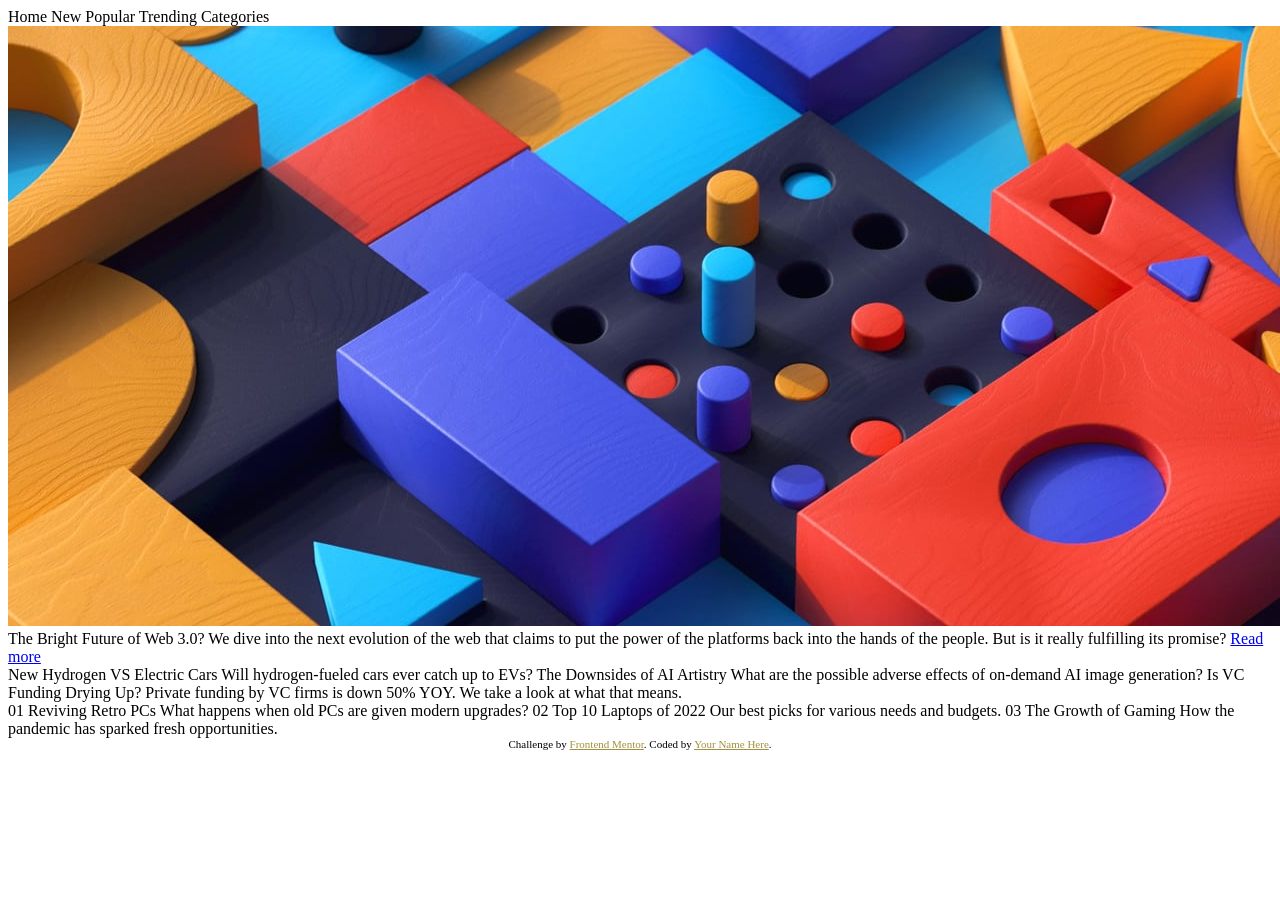
<file: index.html>
<!DOCTYPE html>
<html lang="en">
<head>
  <meta charset="UTF-8">
  <meta name="viewport" content="width=device-width, initial-scale=1.0"> <!-- displays site properly based on user's device -->

  <link rel="icon" type="image/png" sizes="32x32" href="./assets/images/favicon-32x32.png">
  
  <title>Frontend Mentor | News homepage</title>
  <style>
    .attribution { font-size: 0.6875rem; text-align: center; }
    .attribution a { color: hsl(49, 45%, 44%); }
  </style>
</head>
<body>

  <header> 
      Home
  New
  Popular
  Trending
  Categories 

  </header>

  <main>

<!-------------------------------------THE MAIN PICTURE------------------------------------->

  <picture>
    <source media="(max-width: 768px)" srcset="assets/images/image-web-3-mobile.jpg">
    <source media="(min-width: 769px)" srcset="assets/images/image-web-3-desktop.jpg">
    <img src="desktop.jpg" alt="Описание">
  </picture>

  <!--                                   The article itself                                -->
  <div class="article"> 

  The Bright Future of Web 3.0?

  We dive into the next evolution of the web that claims to put the power of the platforms back into the hands of the people. 
  But is it really fulfilling its promise?

  <a href="#">Read more</a>

  </div>


<!--                                     New articles                                     -->
                                     
  <aside class="sidebar" aria-label="New articles">

  New 

  Hydrogen VS Electric Cars
  Will hydrogen-fueled cars ever catch up to EVs?

  The Downsides of AI Artistry
  What are the possible adverse effects of on-demand AI image generation?

  Is VC Funding Drying Up?
  Private funding by VC firms is down 50% YOY. We take a look at what that means.

  </aside>


<!--                                     Feed                                              -->

<aside class="bottom-bar" aria-label="Other articles">
  01
  Reviving Retro PCs
  What happens when old PCs are given modern upgrades?

  02
  Top 10 Laptops of 2022
  Our best picks for various needs and budgets.

  03
  The Growth of Gaming
  How the pandemic has sparked fresh opportunities.
  
</aside>

</main>

  <footer class="attribution">
    Challenge by <a href="https://www.frontendmentor.io?ref=challenge">Frontend Mentor</a>. 
    Coded by <a href="#">Your Name Here</a>.
  </footer>
</body>
</html>
</file>
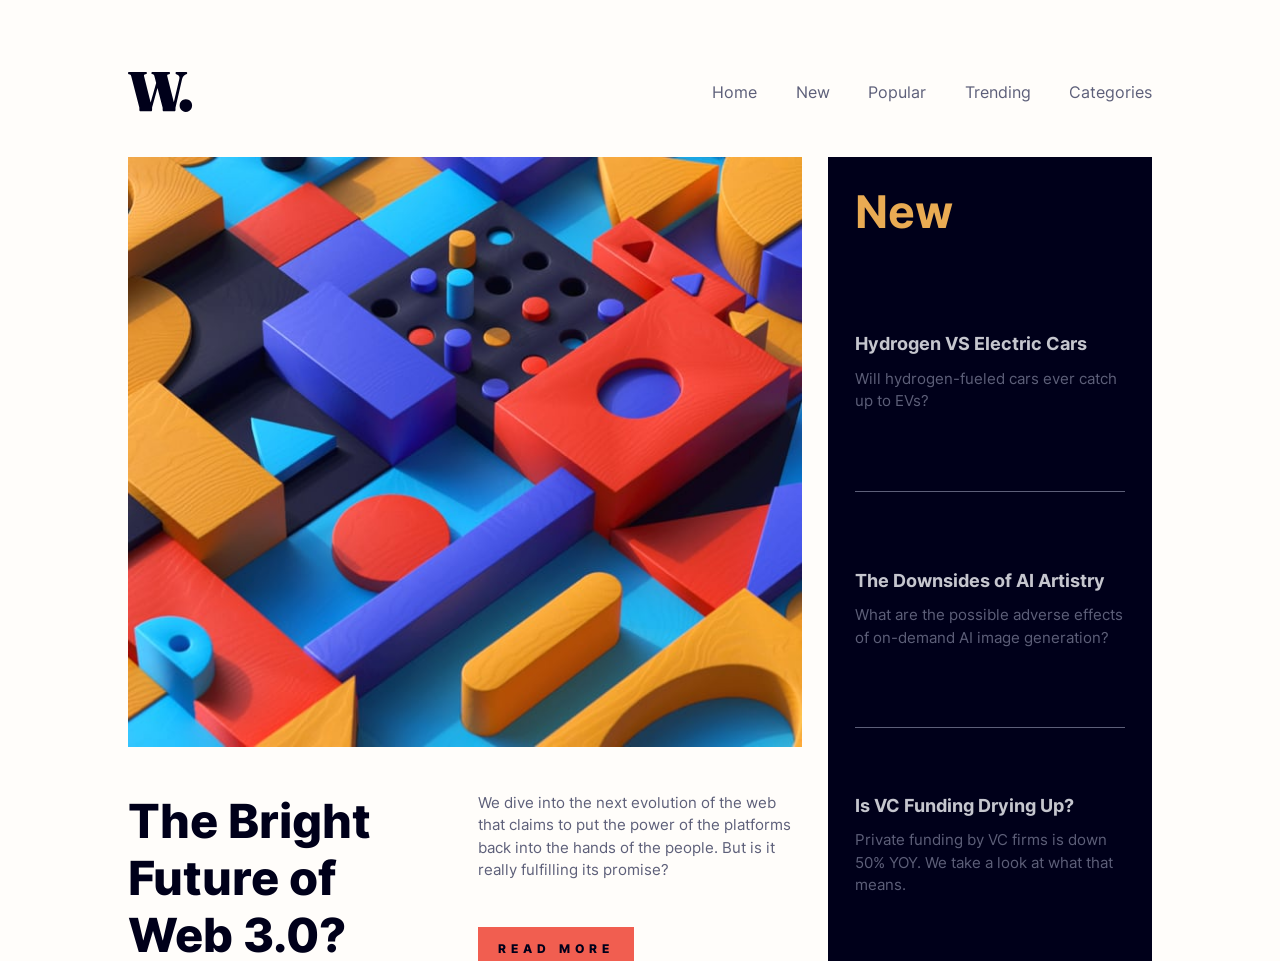
<file: src/index.html>
<!DOCTYPE html>
<html lang="en">
<head>
  <meta charset="UTF-8">
  <meta name="viewport" content="width=device-width, initial-scale=1.0">

  <link rel="icon" type="image/png" sizes="32x32" href="./assets/images/favicon-32x32.png">
  
  <title>Frontend Mentor | News homepage</title>
  <style>
    .attribution { font-size: 0.6875rem; text-align: center; }
    .attribution a { color: hsl(49, 45%, 44%); }
  </style>
  <link rel="stylesheet" href="style.css">

</head>
<body>

  <header> 
    <img src="assets/images/logo.svg" alt="News homepage logo">

    <button type="button" class="menu-toggle" aria-label="Navigation Menu" aria-expanded="false">
        <img src="assets/images/icon-menu.svg" alt="">
    </button>

    <nav class="nav-menu" aria-label="Main navigation">
      
        <a href="#">Home</a>
        <a href="#">New</a>
        <a href="#">Popular</a>
        <a href="#">Trending</a>
        <a href="#">Categories</a>
    </nav>
  </header>

  <main>

<!-------------------------------------THE MAIN ARTICLE------------------------------------->


  <div class="article-preview"> 

  <picture>
    <source media="(max-width: 768px)" srcset="assets/images/image-web-3-mobile.jpg">
    <source media="(min-width: 769px)" srcset="assets/images/image-web-3-desktop.jpg">
    <img src="desktop.jpg" alt="Abstract colorful geometric illustration">
  </picture>

  <h1>The Bright Future of Web 3.0? </h1>
      <p class="article-preview__content">
        We dive into the next evolution of the web that claims to put the power of the platforms back into the hands of the people. 
      But is it really fulfilling its promise? 
      </p>

    <a href="#">Read more</a>

  </div>


<!--                                     New articles                                     -->

  <aside class="sidebar" aria-label="New articles">

    <h2>New</h2>

    <div>
      <a href="#">Hydrogen VS Electric Cars</a>
      <p>Will hydrogen-fueled cars ever catch up to EVs?</p>
    </div>

    <div>
      <a href="#">The Downsides of AI Artistry</a>
      <p>What are the possible adverse effects of on-demand AI image generation?</p>
    </div>

    <div>
      <a href="#">Is VC Funding Drying Up?</a>
      <p>Private funding by VC firms is down 50% YOY. We take a look at what that means.</p>
    </div>
    
  </aside>


<!--                                     Feed                                              -->

<aside class="bottom-bar" aria-label="Other articles">
  <h2 class="visually-hidden">Other top stories</h2> <!-- ------------------------------------for screen readers only -->

  <div class="card">
    <img src="assets/images/image-retro-pcs.jpg" alt="Photo of retro pc">
    <h2>01</h2>
    <a href="#">Reviving Retro PCs</a>
    <p>What happens when old PCs are given modern upgrades?</p>
  </div>

  <div class="card">
    <img src="assets/images/image-top-laptops.jpg" alt="Photo of keyboard keys">
    <h2>02</h2>
    <a href="#">Top 10 Laptops of 2022</a>
    <p>Our best picks for various needs and budgets.</p>
  </div>

  <div class="card">
    <img src="assets/images/image-gaming-growth.jpg" alt="Photo of a hand catching a game controller">
    <h2>03</h2>
    <a href="#">The Growth of Gaming</a>
    <p>How the pandemic has sparked fresh opportunities.</p>
  </div>

</aside>

</main>

  <footer class="attribution">
    Challenge by <a href="https://www.frontendmentor.io?ref=challenge">Frontend Mentor</a>. 
    Coded by <a href="https://github.com/asyavillan04">Asya Villan</a>.
  </footer>

  <script src="menu.js"></script>
</body>
</html>
</file>
<file: src/style.css>
:root {
    --color-bg:  hsl(36, 100%, 99%);
    
    --color-text-main:  hsl(240, 100%, 5%);
    --color-text-secondary: hsl(236, 13%, 42%);
    --color-accent: hsl(5, 85%, 63%);

    --color-text-secondary-aside: hsl(233, 8%, 79%);
    --color-accent-aside: hsl(35, 77%, 62%);
}

@font-face {
    font-family: 'Inter'; 
    src: url('assets/fonts/Inter-VariableFont_slnt,wght.ttf') format('woff2');
    font-weight: normal;
    font-style: normal;
}

@font-face {
    font-family: 'Inter';
    src: url('assets/fonts/static/Inter-Regular.ttf') format('woff2');
    font-weight: 400;
    font-style: normal;
}

@font-face {
    font-family: 'Inter';
    src: url('assets/fonts/static/Inter-Bold.ttf') format('woff2');
    font-weight: 700;
    font-style: bold;
}

@font-face {
    font-family: 'Inter';
    src: url('assets/fonts/static/Inter-ExtraBold.ttf') format('woff2');
    font-weight: 800;
    font-style: extrabold;
}

/*---------------------------------------------------GLOBALS*/
* {
    margin: 0;
    padding: 0;
    box-sizing: border-box;
    transition: 0.3s;
}


html, body {
    width: 100%;
    min-height: 100%;
    padding: 0;
    margin: 0;
    font-family: 'Inter', sans-serif;
}

html {
    font-size: 100%;
}

body {
    padding: 8vh 10vw 0 10vw;
    background-color: var(--color-bg);
    font-size: 1rem;
    color: var(--color-text-main);

    display: flex;
    flex-direction: column;
}

img {
    max-width: 100%;
    height: auto;
    display: block;
}

p{
    color: var(--color-text-secondary);
    line-height: 1.5;
    font-size: 15px;
}

a {
    text-decoration: none;
}

.visually-hidden {
    position: absolute;
    width: 1px;
    height: 1px;
    margin: -1px;
    padding: 0;
    overflow: hidden;
    clip: rect(0,0,0,0);
    border: 0;
}
/*----------------------------------header*/

header {
    display: flex;
    justify-content: space-between;
    align-items: center;
    margin-bottom: 5vmin;
}

nav {
    display: flex;
    gap: 3vw;
}

nav a {
    color: var(--color-text-secondary);
    &:hover {
        color: var(--color-accent)
    }
}

.menu-toggle {
    display: none;
    background: none;
    border: none;
    cursor: pointer;
}

/*-----------------------------------------GRID*/

main {
    flex: 1;
    display: grid;
    grid-template-columns: 1fr 1fr 1fr;
    grid-template-rows: 1fr 1fr auto;

    gap: 8vh 2vw;
}

/*---------------------------------the-article*/

.article-preview {
    grid-column: 1 / 3;
    grid-row: 1 / 3;
    display: grid;
    grid-template-columns: 1fr 1fr;
    grid-template-rows: auto;
    gap: 5vh 2vw;
}

.article-preview picture {
    grid-column: 1 / 3;
    grid-row: 1 / 2;
}

.article-preview h1 {
    grid-row: 2 / 4;
    font-size: 3.7vw;
    font-weight: 800;
    padding-right: 2vw;
}

.article-preview__content {
    display: flex;
    flex-direction: column;
    height: 100%;  
}

.article-preview a {
    grid-column: 2 / 3;
    display: inline-block;
    background-color: var(--color-accent);
    color: var(--color-text-main);
    font-weight: 800;
    font-size: 0.9vw;
    padding: 15px 20px;
    margin-top: auto;
    width: fit-content;

    text-transform: uppercase;
    letter-spacing: 5px;
    text-wrap: nowrap;


    &:hover {
        background-color: var(--color-text-main);
        color: var(--color-bg)
    }
}
/*-----------------------------------SIDEBAR*/

.sidebar {
    display: flex;
    flex-direction: column;
    justify-content: space-around;
    background-color: var(--color-text-main);
    color: var(--color-text-secondary-aside);
    grid-column: 3 / 4;
    grid-row: 1 / 3;

    padding: 3vmin;
    gap: 0;
}

.sidebar h2 {
    font-size: 5vh;
    color: var(--color-accent-aside);
    margin-bottom: 4vh;
}

.sidebar div {
    flex: 1;
    display: flex;
    flex-direction: column;
    justify-content: center;
    
}
.sidebar div p {
    color: var(--color-text-secondary);
}

.sidebar div a {
    font-size: 2vh;
    color: var(--color-text-secondary-aside);
    font-weight: 700;
    margin-bottom: 1.5vh;

    &:hover {
        color: var(--color-accent-aside);
    }
}

.sidebar > div:not(:last-child) {
    border-bottom: 1px solid var(--color-text-secondary);
    padding-bottom: 20px;
    margin-bottom: 20px;
}

/*--------------------------------- BOTTOM-BAR*/

.bottom-bar {
    width: 100%;
    grid-row: 3 / 4;
    grid-column: 1 / 4;

    display: grid;
    grid-template-columns: 1fr 1fr 1fr;
    grid-template-rows: 1fr;
    gap: 2vw;
}

.card {
        display: grid;
        grid-template-columns: 1fr 2fr;
        grid-template-rows: auto;
        gap: 0 3vmin;
    }

.card img {
    grid-row: 1 / 4;
    width: 100%;
    height: auto;
}

.card h2 {
    grid-row: 1 / 2;
    font-size: 2.5vw;
    color: var(--color-accent);
}

.card a {
    grid-row: 2 / 3;
    font-size: 1.3vw;
    color: var(--color-text-main);
    font-weight: 700;

    &:hover {
        color: var(--color-accent);
    }
}

footer {
    display: block;
    margin-top: 10vh;
}

/*-----------------------------------------------MOBILE-----------------------------------------------*/

@media (max-width: 48em) {

    body {
        padding: 3vh 4vw;
    }

    body.menu-open {
        overflow: hidden;
    }

     .menu-toggle {
        display: block;
        z-index: 100;
        border: none;
        outline: none;
    }


    .nav-menu.open {
        right: 0;
    }

        /* Затемнение фона */
    body.menu-open::before {
        content: '';
        position: fixed;
        top: 0;
        left: 0;
        width: 100%;
        height: 100%;
        background: rgba(0,0,0,0.5);
        z-index: 98;
    }

        .nav-menu {
        position: fixed;
        top: 0;
        right: -100%;
        width: 70%;
        max-width: 300px;
        height: 100%;
        background: var(--color-bg);
        flex-direction: column;

        justify-content: space-between;
        align-items: flex-start;   
        gap: 1.5rem;
        padding-top: 15vh; 
        padding-bottom: 50vh;
        padding-left: 2rem;
        transition: right 0.3s ease;
        z-index: 99;
    }

    .nav-menu a {
        color: var(--color-text-main);
        font-size: 1.5rem;
    }

    main {
        grid-template-columns: 1fr;
        grid-template-rows: auto 1fr 1fr;
        gap: 5vh 0;
        margin-top: 3vh;
        
    }
/*-------------------------------------------MAIN ARTICLE MOBILE*/
    .article-preview {
        grid-row: 1 / 2;
        grid-template-columns: auto;
        grid-template-rows: auto;
        gap: 2vh;
    }

    .article-preview h1 {
        grid-row: 2 / 3;
        grid-column: 1 / 2;
        font-size: 5vh;
    }


    .article-preview__content {
        grid-row: 3 / 4;
        grid-column: 1 / 2;
    }

    .article-preview a { 
        grid-column: 1 / 2;
        font-size: 1.3vh;
    }

/*-------------------------------------------SIDEBAR MOBILE*/
    .sidebar {
        grid-column: 1 / 2;
        grid-row: 2 / 3;
        padding: 5vmin;
    }

    .sidebar h2 {
        margin-bottom: 2vh;
    }

    .bottom-bar {
        grid-template-columns: 1fr;
        grid-template-rows: auto;
    }

    .card {
        display: grid;
        grid-template-columns: 1fr 2fr;
        grid-template-rows: auto;
    }

/*-------------------------------------------BOTTOM-BAR MOBILE*/
        .card h2 {
        font-size: 9vw;
    }    

    .card a {
        font-size: 5vw;
    }
}



@media (prefers-reduced-motion: reduce) {
    *,
    *::before,
    *::after {
        animation-duration: 0.01ms !important;
        animation-iteration-count: 1 !important;
        transition-duration: 0.01ms !important;
        scroll-behavior: auto !important;
    }
}
</file>
